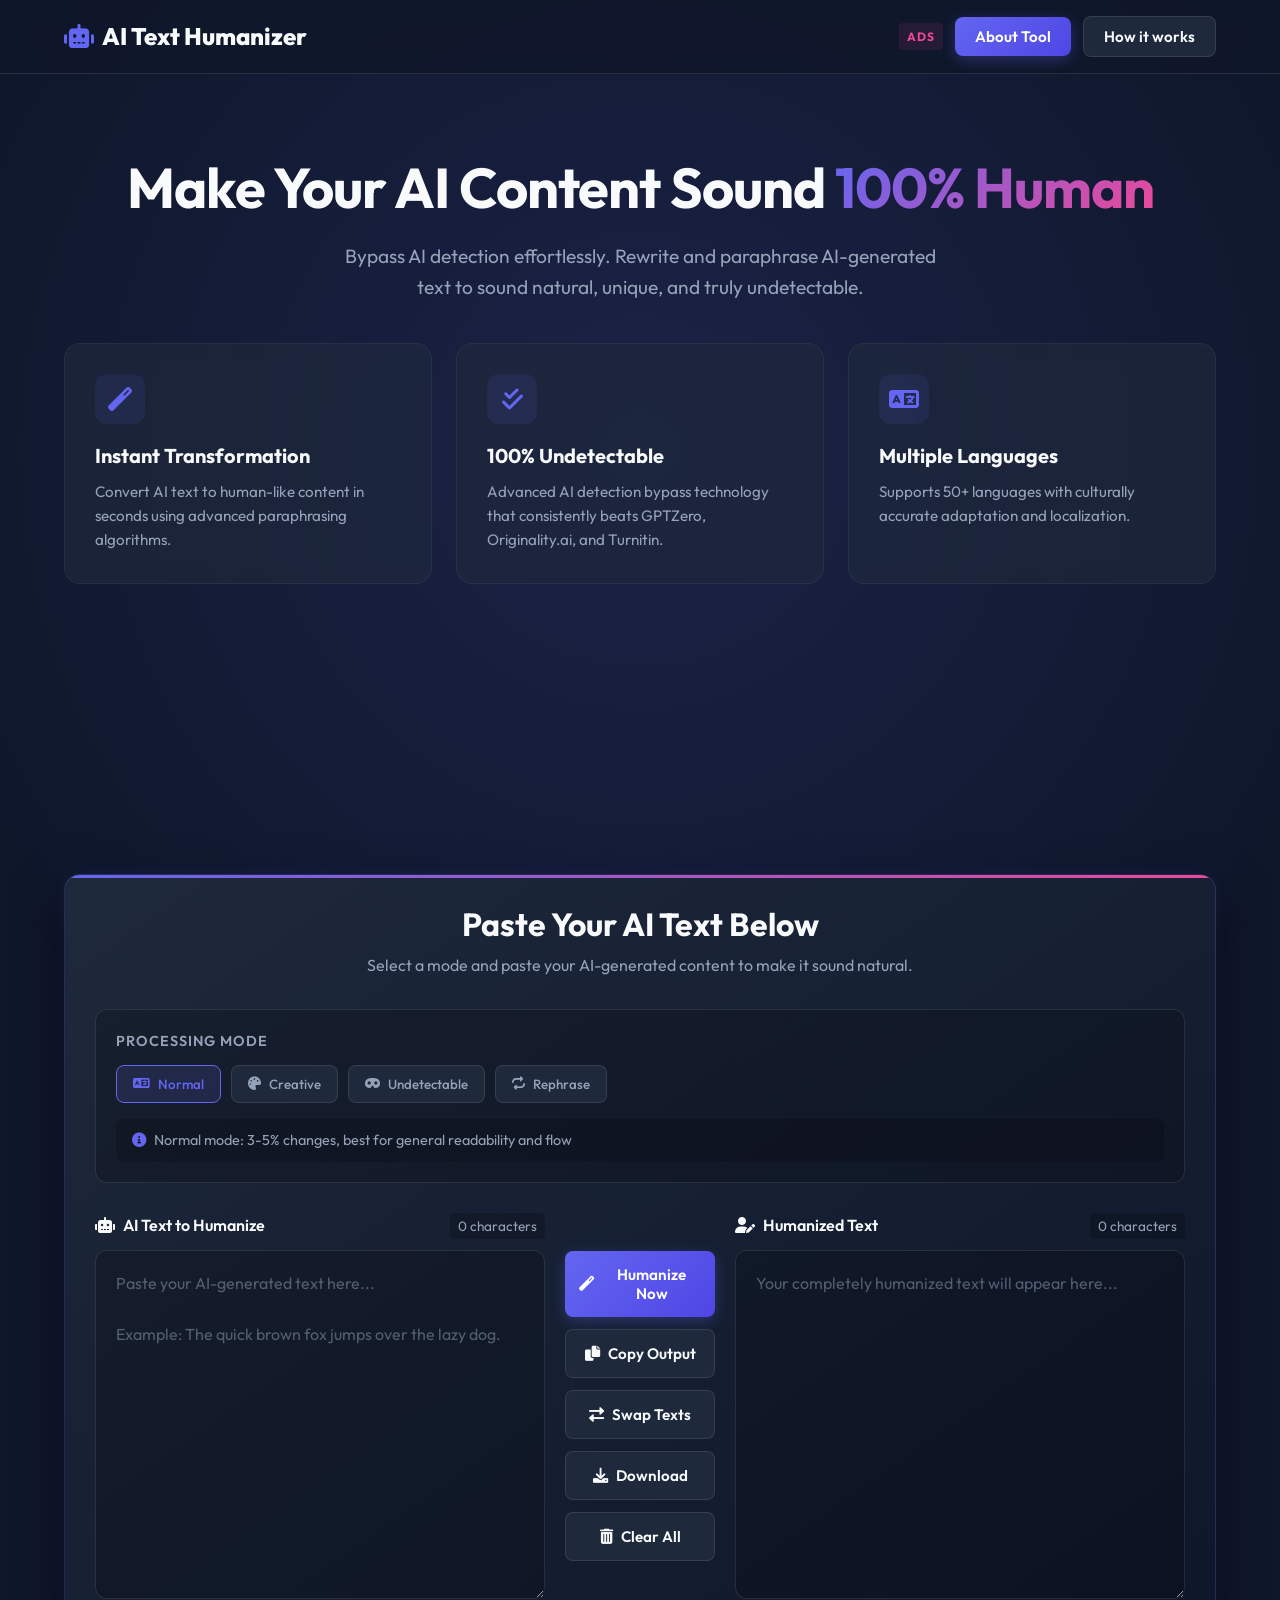
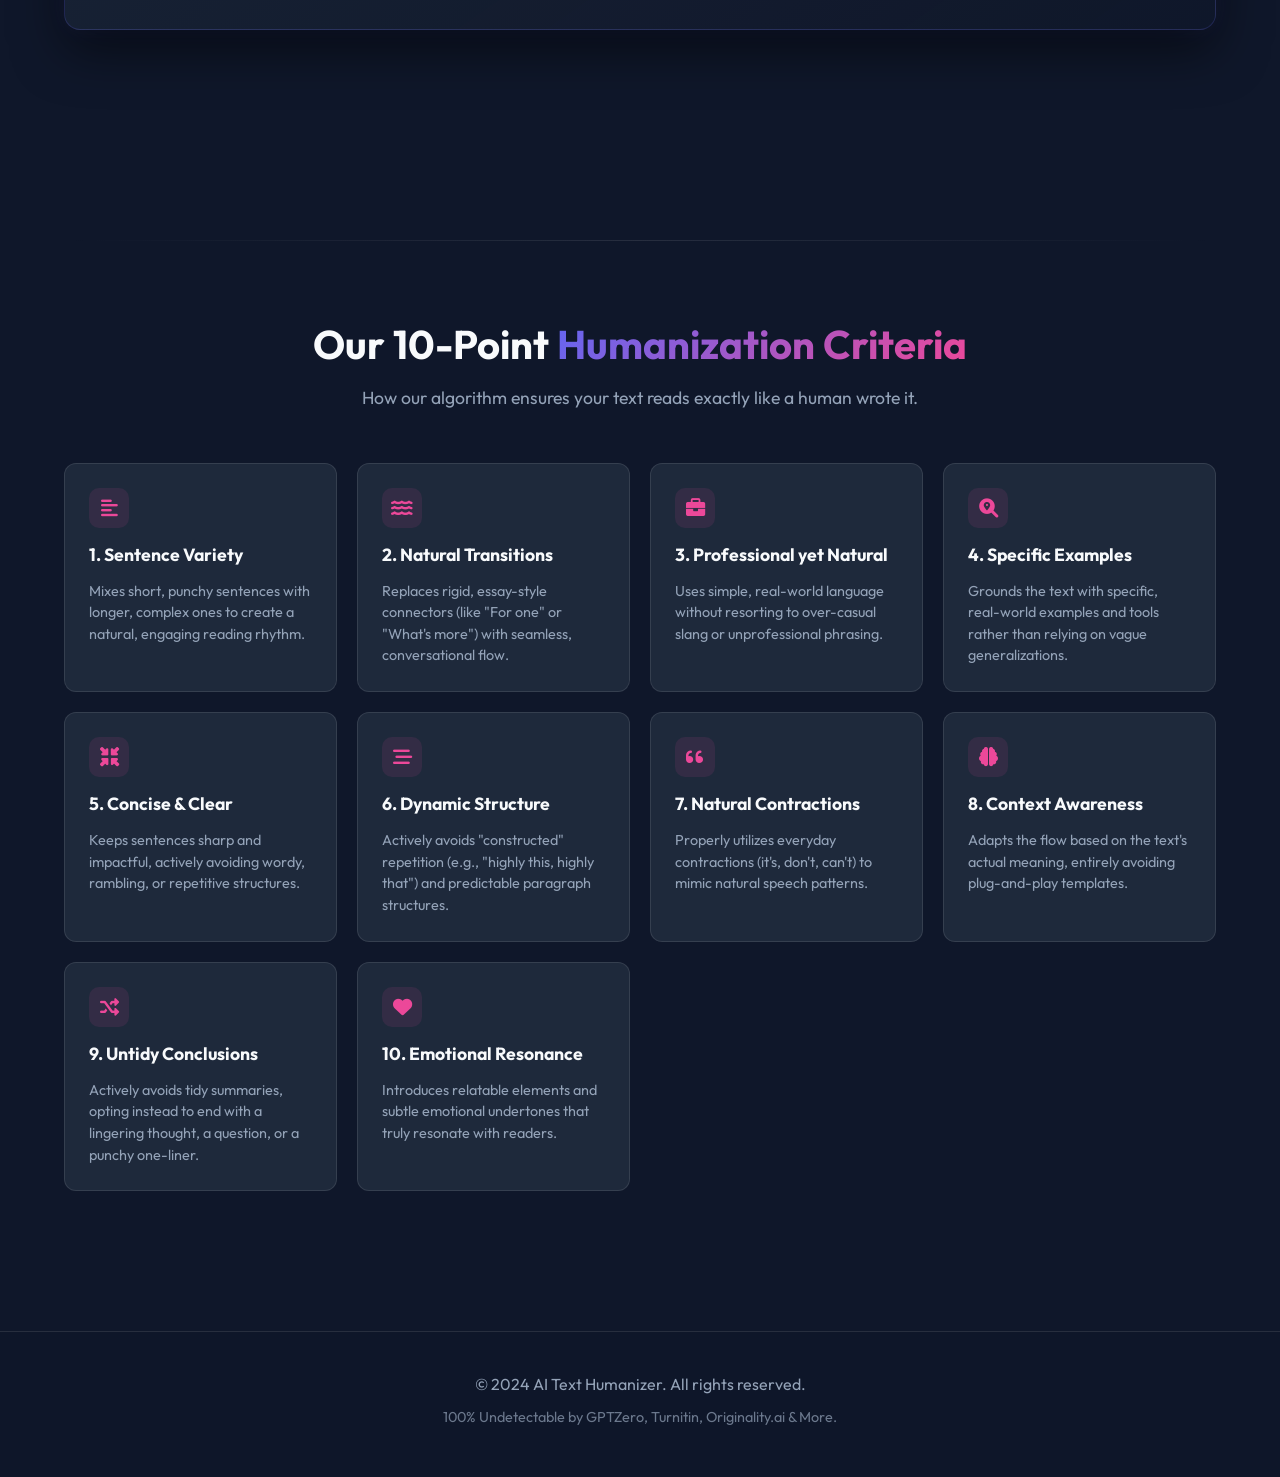
<file: index.html>
<!DOCTYPE html>
<html lang="en">

<head>
    <meta charset="UTF-8">
    <meta name="viewport" content="width=device-width, initial-scale=1.0">
    <title>AI Text Humanizer - Best AI Wrapper Detector Bypass Tool</title>
    <meta name="description"
        content="Best AI Text Humanizer | 100% Bypass AI Detection | Rewrite & paraphrase AI content to sound natural and human.">
    <meta name="keywords"
        content="AI Text Humanizer, Humanize AI Text, Bypass AI Detection, Anti AI Detector, AI Paraphraser, AI Rewriter, Make AI Writing Human, Humanize AI Content">
    <link rel="stylesheet" href="https://cdnjs.cloudflare.com/ajax/libs/font-awesome/6.0.0-beta3/css/all.min.css">
    <link rel="stylesheet" href="styles.css">

    <script async src="https://pagead2.googlesyndication.com/pagead/js/adsbygoogle.js?client=ca-pub-6233763571074440"
        crossorigin="anonymous"></script>
</head>

<body>

    <header>
        <div class="container">
            <div class="logo">
                <i class="fas fa-robot"></i> AI Text Humanizer
            </div>
            <div class="header-actions">
                <div class="ads-badge">ADS</div>
                <button class="btn btn-primary" onclick="openModal('about')">About Tool</button>
                <button class="btn btn-secondary" onclick="openModal('how-to')">How it works</button>
            </div>
        </div>
    </header>

    <main class="container">
        <section class="hero">
            <h1>Make Your AI Content Sound <span class="gradient-text">100% Human</span></h1>
            <p class="subtitle">Bypass AI detection effortlessly. Rewrite and paraphrase AI-generated text to sound
                natural, unique, and truly undetectable.</p>

            <div class="features-grid">
                <div class="feature-card">
                    <div class="feature-icon-wrapper">
                        <i class="fas fa-magic"></i>
                    </div>
                    <h3>Instant Transformation</h3>
                    <p>Convert AI text to human-like content in seconds using advanced paraphrasing algorithms.</p>
                </div>
                <div class="feature-card">
                    <div class="feature-icon-wrapper">
                        <i class="fas fa-check-double"></i>
                    </div>
                    <h3>100% Undetectable</h3>
                    <p>Advanced AI detection bypass technology that consistently beats GPTZero, Originality.ai, and Turnitin.</p>
                </div>
                <div class="feature-card">
                    <div class="feature-icon-wrapper">
                        <i class="fas fa-language"></i>
                    </div>
                    <h3>Multiple Languages</h3>
                    <p>Supports 50+ languages with culturally accurate adaptation and localization.</p>
                </div>
            </div>
        </section>

        <div class="ads-container">
            <ins class="adsbygoogle" style="display:block" data-ad-client="ca-pub-6233763571074440"
                data-ad-slot="4727138845" data-ad-format="auto" data-full-width-responsive="true"></ins>
            <script>
                (adsbygoogle = window.adsbygoogle || []).push({});
            </script>
        </div>

        <section class="tool-section">
            <div class="tool-card">
                <div class="tool-header">
                    <h2>Paste Your AI Text Below</h2>
                    <p class="subtitle" style="margin-top: 10px; color: var(--text-secondary);">Select a mode and paste your AI-generated content to make it sound natural.</p>
                </div>


                <div class="control-panel">
                    <label class="mode-label">Processing Mode</label>
                    <div class="mode-selector">
                        <button class="mode-btn active" onclick="setMode('normal')">
                            <i class="fas fa-language"></i> Normal
                        </button>
                        <button class="mode-btn" onclick="setMode('creative')">
                            <i class="fas fa-palette"></i> Creative
                        </button>
                        <button class="mode-btn" onclick="setMode('undetectable')">
                            <i class="fas fa-mask"></i> Undetectable
                        </button>
                        <button class="mode-btn" onclick="setMode('rephrase')">
                            <i class="fas fa-repeat"></i> Rephrase
                        </button>
                    </div>

                    <div class="mode-info">
                        <i class="fas fa-info-circle"></i>
                        <span id="modeText">Normal mode: 3-5% changes, best for general readability and flow</span>
                    </div>
                </div>

                <div class="text-areas">
                    <div class="text-group">
                        <div class="text-group-header">
                            <label><i class="fas fa-robot"></i> AI Text to Humanize</label>
                            <div>
                                <span class="ai-score" id="inputAiScoreDisplay" style="display: none; margin-right: 10px;">-</span>
                                <span class="char-count" id="inputCharCount">0 characters</span>
                            </div>
                        </div>
                        <textarea id="inputText"
                            placeholder="Paste your AI-generated text here...&#10;&#10;Example: The quick brown fox jumps over the lazy dog."
                            rows="12" oninput="updateInputCount()"></textarea>
                    </div>

                    <div class="action-buttons">
                        <button class="btn btn-primary" onclick="processText()" id="processBtn" title="Convert AI text to human-like text">
                            <i class="fas fa-magic"></i> Humanize Now
                        </button>
                        <button class="btn btn-secondary" onclick="copyToClipboard('outputText')" title="Copy humanized text to clipboard">
                            <i class="fas fa-copy"></i> Copy Output
                        </button>
                        <button class="btn btn-secondary" onclick="swapTexts()" title="Swap input and output text">
                            <i class="fas fa-exchange-alt"></i> Swap Texts
                        </button>
                        <button class="btn btn-secondary" onclick="downloadText()" title="Download output as .txt file">
                            <i class="fas fa-download"></i> Download
                        </button>
                        <button class="btn btn-secondary" onclick="clearTexts()" title="Clear both text areas">
                            <i class="fas fa-trash-alt"></i> Clear All
                        </button>
                    </div>

                    <div class="text-group">
                        <div class="text-group-header">
                            <label><i class="fas fa-user-edit"></i> Humanized Text</label>
                            <div>
                                <span class="ai-score" id="aiScoreDisplay" style="display: none; margin-right: 10px;">AI Score: -</span>
                                <span class="char-count" id="outputCharCount">0 characters</span>
                            </div>
                        </div>
                        <textarea id="outputText" placeholder="Your completely humanized text will appear here..." rows="12" readonly></textarea>
                    </div>
                </div>
            </div>
        </section>
        
        <div class="ads-container">
            <ins class="adsbygoogle" style="display:block" data-ad-client="ca-pub-6233763571074440"
                data-ad-slot="4727138845" data-ad-format="auto" data-full-width-responsive="true"></ins>
            <script>
                (adsbygoogle = window.adsbygoogle || []).push({});
            </script>
        </div>

        <section class="criteria-section">
            <div class="section-header">
                <h2>Our 10-Point <span class="gradient-text">Humanization Criteria</span></h2>
                <p class="subtitle" style="color: var(--text-secondary); font-size: 1.1rem;">How our algorithm ensures your text reads exactly like a human wrote it.</p>
            </div>
            
            <div class="criteria-grid">
                <div class="criteria-card">
                    <div class="criteria-icon"><i class="fas fa-align-left"></i></div>
                    <h4>1. Sentence Variety</h4>
                    <p>Mixes short, punchy sentences with longer, complex ones to create a natural, engaging reading rhythm.</p>
                </div>
                <div class="criteria-card">
                    <div class="criteria-icon"><i class="fas fa-water"></i></div>
                    <h4>2. Natural Transitions</h4>
                    <p>Replaces rigid, essay-style connectors (like "For one" or "What's more") with seamless, conversational flow.</p>
                </div>
                <div class="criteria-card">
                    <div class="criteria-icon"><i class="fas fa-briefcase"></i></div>
                    <h4>3. Professional yet Natural</h4>
                    <p>Uses simple, real-world language without resorting to over-casual slang or unprofessional phrasing.</p>
                </div>
                <div class="criteria-card">
                    <div class="criteria-icon"><i class="fas fa-search-location"></i></div>
                    <h4>4. Specific Examples</h4>
                    <p>Grounds the text with specific, real-world examples and tools rather than relying on vague generalizations.</p>
                </div>
                <div class="criteria-card">
                    <div class="criteria-icon"><i class="fas fa-compress-arrows-alt"></i></div>
                    <h4>5. Concise & Clear</h4>
                    <p>Keeps sentences sharp and impactful, actively avoiding wordy, rambling, or repetitive structures.</p>
                </div>
                <div class="criteria-card">
                    <div class="criteria-icon"><i class="fas fa-stream"></i></div>
                    <h4>6. Dynamic Structure</h4>
                    <p>Actively avoids "constructed" repetition (e.g., "highly this, highly that") and predictable paragraph structures.</p>
                </div>
                <div class="criteria-card">
                    <div class="criteria-icon"><i class="fas fa-quote-left"></i></div>
                    <h4>7. Natural Contractions</h4>
                    <p>Properly utilizes everyday contractions (it's, don't, can't) to mimic natural speech patterns.</p>
                </div>
                <div class="criteria-card">
                    <div class="criteria-icon"><i class="fas fa-brain"></i></div>
                    <h4>8. Context Awareness</h4>
                    <p>Adapts the flow based on the text's actual meaning, entirely avoiding plug-and-play templates.</p>
                </div>
                <div class="criteria-card">
                    <div class="criteria-icon"><i class="fas fa-random"></i></div>
                    <h4>9. Untidy Conclusions</h4>
                    <p>Actively avoids tidy summaries, opting instead to end with a lingering thought, a question, or a punchy one-liner.</p>
                </div>
                <div class="criteria-card">
                    <div class="criteria-icon"><i class="fas fa-heart"></i></div>
                    <h4>10. Emotional Resonance</h4>
                    <p>Introduces relatable elements and subtle emotional undertones that truly resonate with readers.</p>
                </div>
            </div>
        </section>
    </main>

    <footer>
        <div class="container">
            <p>&copy; 2024 AI Text Humanizer. All rights reserved.</p>
            <p style="font-size: 0.9rem; opacity: 0.7;">100% Undetectable by GPTZero, Turnitin, Originality.ai & More.</p>
        </div>
    </footer>

    <!-- Modal Layout -->
    <div class="modal-overlay" id="modalOverlay">
        <div class="modal-content">
            <button class="close-modal" onclick="closeModal()"><i class="fas fa-times"></i></button>
            <h3 id="modalTitle">Modal Title</h3>
            <div id="modalBody">
                Modal content goes here.
            </div>
        </div>
    </div>

    <!-- External Script -->
    <script src="script.js"></script>
</body>
</html>
</file>
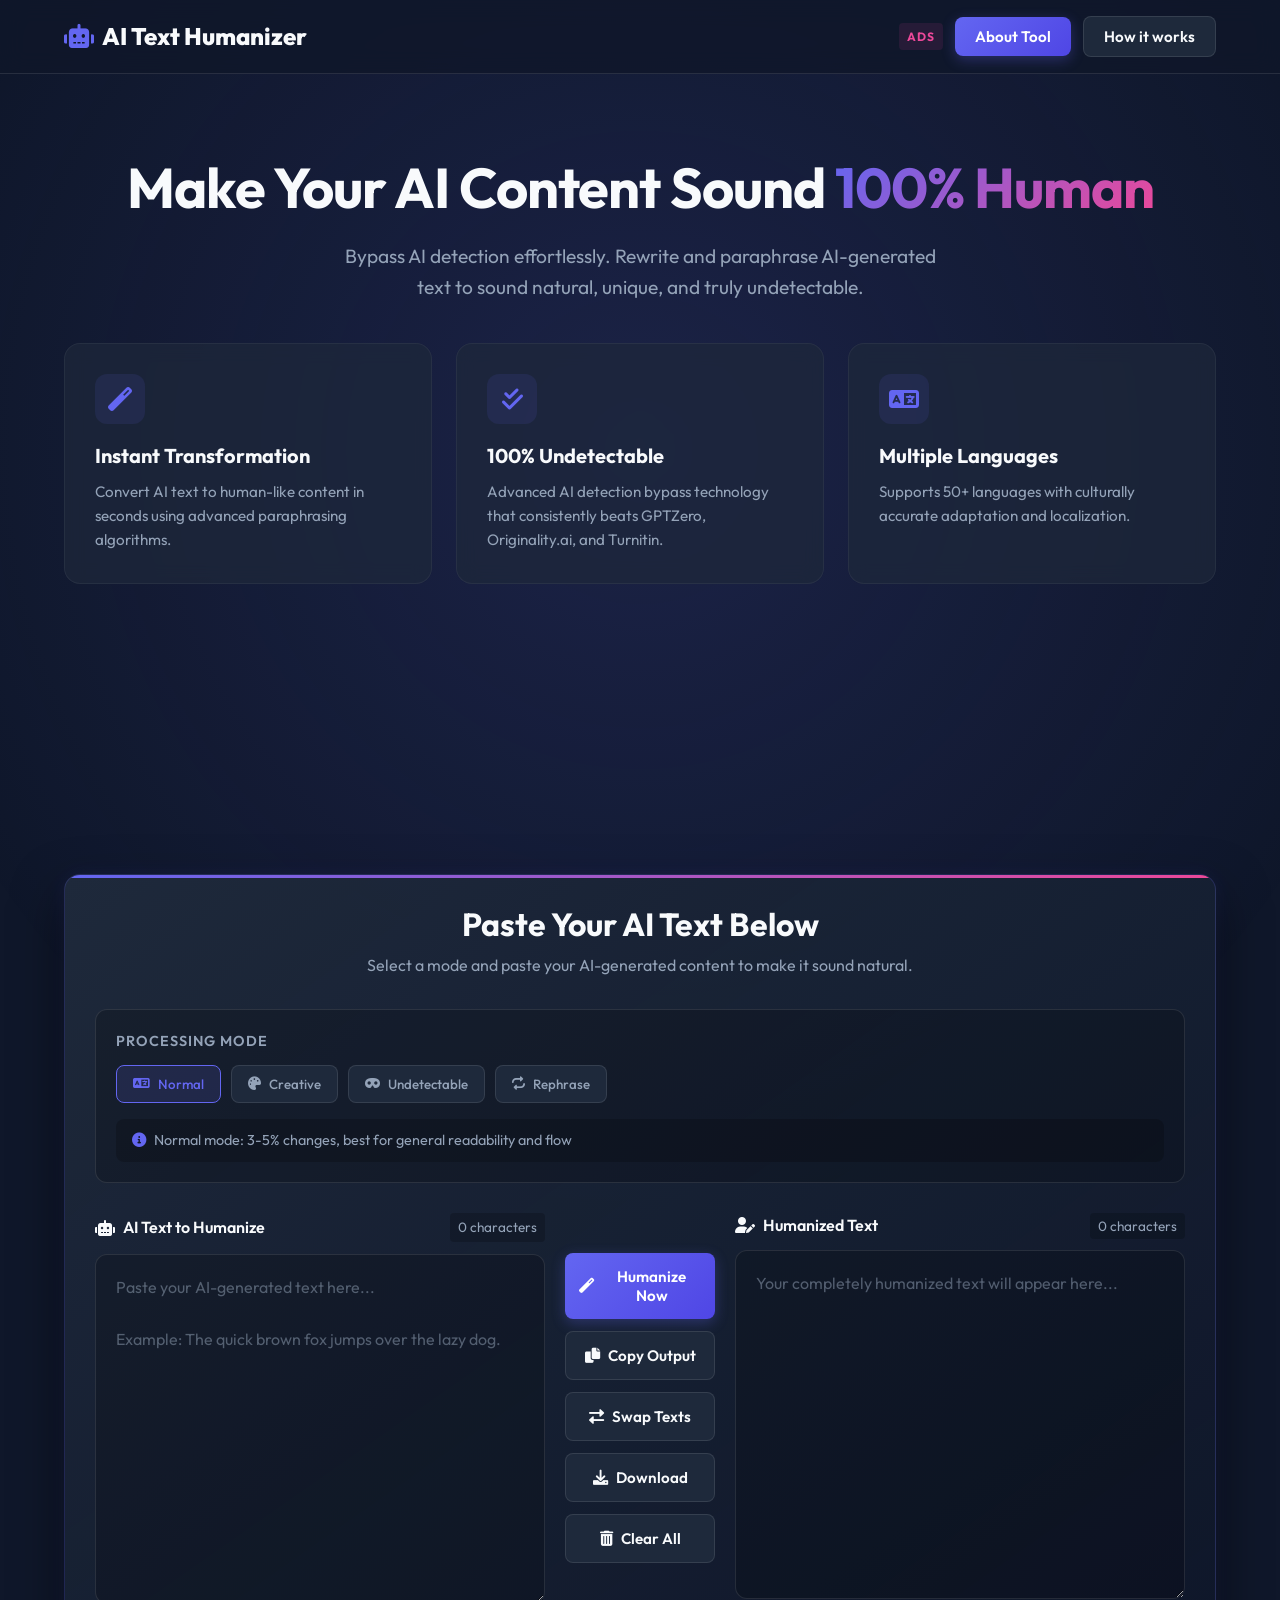
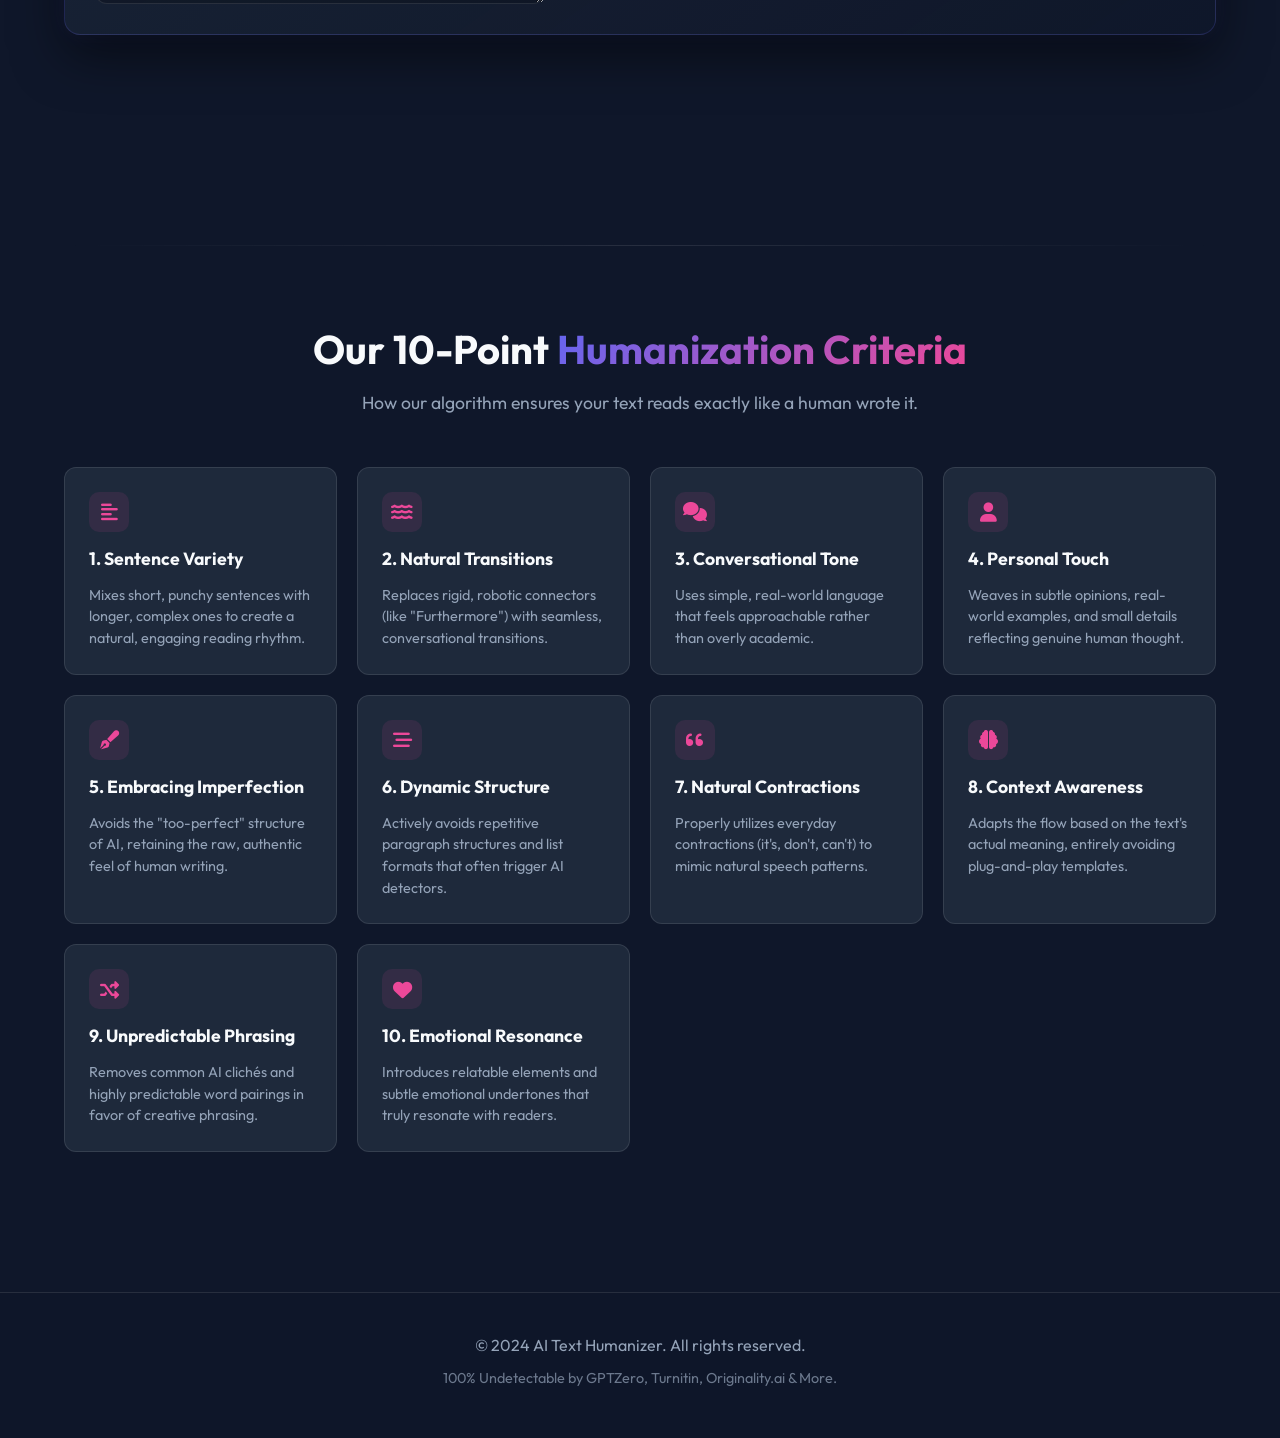
<file: humanizer.html>
<!DOCTYPE html>
<html lang="en">

<head>
    <meta charset="UTF-8">
    <meta name="viewport" content="width=device-width, initial-scale=1.0">
    <title>AI Text Humanizer - Best AI Wrapper Detector Bypass Tool</title>
    <meta name="description"
        content="Best AI Text Humanizer | 100% Bypass AI Detection | Rewrite & paraphrase AI content to sound natural and human.">
    <meta name="keywords"
        content="AI Text Humanizer, Humanize AI Text, Bypass AI Detection, Anti AI Detector, AI Paraphraser, AI Rewriter, Make AI Writing Human, Humanize AI Content">
    <link rel="stylesheet" href="https://cdnjs.cloudflare.com/ajax/libs/font-awesome/6.0.0-beta3/css/all.min.css">
    <link rel="stylesheet" href="styles.css">

    <script async src="https://pagead2.googlesyndication.com/pagead/js/adsbygoogle.js?client=ca-pub-6233763571074440"
        crossorigin="anonymous"></script>
</head>

<body>

    <header>
        <div class="container">
            <div class="logo">
                <i class="fas fa-robot"></i> AI Text Humanizer
            </div>
            <div class="header-actions">
                <div class="ads-badge">ADS</div>
                <button class="btn btn-primary" onclick="openModal('about')">About Tool</button>
                <button class="btn btn-secondary" onclick="openModal('how-to')">How it works</button>
            </div>
        </div>
    </header>

    <main class="container">
        <section class="hero">
            <h1>Make Your AI Content Sound <span class="gradient-text">100% Human</span></h1>
            <p class="subtitle">Bypass AI detection effortlessly. Rewrite and paraphrase AI-generated text to sound
                natural, unique, and truly undetectable.</p>

            <div class="features-grid">
                <div class="feature-card">
                    <div class="feature-icon-wrapper">
                        <i class="fas fa-magic"></i>
                    </div>
                    <h3>Instant Transformation</h3>
                    <p>Convert AI text to human-like content in seconds using advanced paraphrasing algorithms.</p>
                </div>
                <div class="feature-card">
                    <div class="feature-icon-wrapper">
                        <i class="fas fa-check-double"></i>
                    </div>
                    <h3>100% Undetectable</h3>
                    <p>Advanced AI detection bypass technology that consistently beats GPTZero, Originality.ai, and Turnitin.</p>
                </div>
                <div class="feature-card">
                    <div class="feature-icon-wrapper">
                        <i class="fas fa-language"></i>
                    </div>
                    <h3>Multiple Languages</h3>
                    <p>Supports 50+ languages with culturally accurate adaptation and localization.</p>
                </div>
            </div>
        </section>

        <div class="ads-container">
            <ins class="adsbygoogle" style="display:block" data-ad-client="ca-pub-6233763571074440"
                data-ad-slot="4727138845" data-ad-format="auto" data-full-width-responsive="true"></ins>
            <script>
                (adsbygoogle = window.adsbygoogle || []).push({});
            </script>
        </div>

        <section class="tool-section">
            <div class="tool-card">
                <div class="tool-header">
                    <h2>Paste Your AI Text Below</h2>
                    <p class="subtitle" style="margin-top: 10px; color: var(--text-secondary);">Select a mode and paste your AI-generated content to make it sound natural.</p>
                </div>

                <div class="control-panel">
                    <label class="mode-label">Processing Mode</label>
                    <div class="mode-selector">
                        <button class="mode-btn active" onclick="setMode('normal')">
                            <i class="fas fa-language"></i> Normal
                        </button>
                        <button class="mode-btn" onclick="setMode('creative')">
                            <i class="fas fa-palette"></i> Creative
                        </button>
                        <button class="mode-btn" onclick="setMode('undetectable')">
                            <i class="fas fa-mask"></i> Undetectable
                        </button>
                        <button class="mode-btn" onclick="setMode('rephrase')">
                            <i class="fas fa-repeat"></i> Rephrase
                        </button>
                    </div>

                    <div class="mode-info">
                        <i class="fas fa-info-circle"></i>
                        <span id="modeText">Normal mode: 3-5% changes, best for general readability and flow</span>
                    </div>
                </div>

                <div class="text-areas">
                    <div class="text-group">
                        <div class="text-group-header">
                            <label><i class="fas fa-robot"></i> AI Text to Humanize</label>
                            <span class="char-count" id="inputCharCount">0 characters</span>
                        </div>
                        <textarea id="inputText"
                            placeholder="Paste your AI-generated text here...&#10;&#10;Example: The quick brown fox jumps over the lazy dog."
                            rows="12" oninput="updateInputCount()"></textarea>
                    </div>

                    <div class="action-buttons">
                        <button class="btn btn-primary" onclick="processText()" id="processBtn" title="Convert AI text to human-like text">
                            <i class="fas fa-magic"></i> Humanize Now
                        </button>
                        <button class="btn btn-secondary" onclick="copyToClipboard('outputText')" title="Copy humanized text to clipboard">
                            <i class="fas fa-copy"></i> Copy Output
                        </button>
                        <button class="btn btn-secondary" onclick="swapTexts()" title="Swap input and output text">
                            <i class="fas fa-exchange-alt"></i> Swap Texts
                        </button>
                        <button class="btn btn-secondary" onclick="downloadText()" title="Download output as .txt file">
                            <i class="fas fa-download"></i> Download
                        </button>
                        <button class="btn btn-secondary" onclick="clearTexts()" title="Clear both text areas">
                            <i class="fas fa-trash-alt"></i> Clear All
                        </button>
                    </div>

                    <div class="text-group">
                        <div class="text-group-header">
                            <label><i class="fas fa-user-edit"></i> Humanized Text</label>
                            <div>
                                <span class="ai-score" id="aiScoreDisplay" style="display: none; margin-right: 10px;">AI Score: -</span>
                                <span class="char-count" id="outputCharCount">0 characters</span>
                            </div>
                        </div>
                        <textarea id="outputText" placeholder="Your completely humanized text will appear here..." rows="12" readonly></textarea>
                    </div>
                </div>
            </div>
        </section>
        
        <div class="ads-container">
            <ins class="adsbygoogle" style="display:block" data-ad-client="ca-pub-6233763571074440"
                data-ad-slot="4727138845" data-ad-format="auto" data-full-width-responsive="true"></ins>
            <script>
                (adsbygoogle = window.adsbygoogle || []).push({});
            </script>
        </div>

        <section class="criteria-section">
            <div class="section-header">
                <h2>Our 10-Point <span class="gradient-text">Humanization Criteria</span></h2>
                <p class="subtitle" style="color: var(--text-secondary); font-size: 1.1rem;">How our algorithm ensures your text reads exactly like a human wrote it.</p>
            </div>
            
            <div class="criteria-grid">
                <div class="criteria-card">
                    <div class="criteria-icon"><i class="fas fa-align-left"></i></div>
                    <h4>1. Sentence Variety</h4>
                    <p>Mixes short, punchy sentences with longer, complex ones to create a natural, engaging reading rhythm.</p>
                </div>
                <div class="criteria-card">
                    <div class="criteria-icon"><i class="fas fa-water"></i></div>
                    <h4>2. Natural Transitions</h4>
                    <p>Replaces rigid, robotic connectors (like "Furthermore") with seamless, conversational transitions.</p>
                </div>
                <div class="criteria-card">
                    <div class="criteria-icon"><i class="fas fa-comments"></i></div>
                    <h4>3. Conversational Tone</h4>
                    <p>Uses simple, real-world language that feels approachable rather than overly academic.</p>
                </div>
                <div class="criteria-card">
                    <div class="criteria-icon"><i class="fas fa-user"></i></div>
                    <h4>4. Personal Touch</h4>
                    <p>Weaves in subtle opinions, real-world examples, and small details reflecting genuine human thought.</p>
                </div>
                <div class="criteria-card">
                    <div class="criteria-icon"><i class="fas fa-pen-fancy"></i></div>
                    <h4>5. Embracing Imperfection</h4>
                    <p>Avoids the "too-perfect" structure of AI, retaining the raw, authentic feel of human writing.</p>
                </div>
                <div class="criteria-card">
                    <div class="criteria-icon"><i class="fas fa-stream"></i></div>
                    <h4>6. Dynamic Structure</h4>
                    <p>Actively avoids repetitive paragraph structures and list formats that often trigger AI detectors.</p>
                </div>
                <div class="criteria-card">
                    <div class="criteria-icon"><i class="fas fa-quote-left"></i></div>
                    <h4>7. Natural Contractions</h4>
                    <p>Properly utilizes everyday contractions (it's, don't, can't) to mimic natural speech patterns.</p>
                </div>
                <div class="criteria-card">
                    <div class="criteria-icon"><i class="fas fa-brain"></i></div>
                    <h4>8. Context Awareness</h4>
                    <p>Adapts the flow based on the text's actual meaning, entirely avoiding plug-and-play templates.</p>
                </div>
                <div class="criteria-card">
                    <div class="criteria-icon"><i class="fas fa-random"></i></div>
                    <h4>9. Unpredictable Phrasing</h4>
                    <p>Removes common AI clichés and highly predictable word pairings in favor of creative phrasing.</p>
                </div>
                <div class="criteria-card">
                    <div class="criteria-icon"><i class="fas fa-heart"></i></div>
                    <h4>10. Emotional Resonance</h4>
                    <p>Introduces relatable elements and subtle emotional undertones that truly resonate with readers.</p>
                </div>
            </div>
        </section>
    </main>

    <footer>
        <div class="container">
            <p>&copy; 2024 AI Text Humanizer. All rights reserved.</p>
            <p style="font-size: 0.9rem; opacity: 0.7;">100% Undetectable by GPTZero, Turnitin, Originality.ai & More.</p>
        </div>
    </footer>

    <!-- Modal Layout -->
    <div class="modal-overlay" id="modalOverlay">
        <div class="modal-content">
            <button class="close-modal" onclick="closeModal()"><i class="fas fa-times"></i></button>
            <h3 id="modalTitle">Modal Title</h3>
            <div id="modalBody">
                Modal content goes here.
            </div>
        </div>
    </div>

    <!-- External Script -->
    <script src="script.js"></script>
</body>
</html>
</file>
<file: styles.css>
@import url('https://fonts.googleapis.com/css2?family=Outfit:wght@300;400;500;600;700;800&display=swap');

:root {
    --primary: #6366f1; /* Indigo */
    --primary-hover: #4f46e5;
    --secondary: #ec4899; /* Pink */
    --bg-color: #0f172a; /* Slate 900 */
    --surface-color: #1e293b; /* Slate 800 */
    --surface-hover: #334155;
    --text-primary: #f8fafc;
    --text-secondary: #94a3b8;
    --border-color: rgba(255, 255, 255, 0.1);
    --glass-bg: rgba(30, 41, 59, 0.7);
    --glass-border: rgba(255, 255, 255, 0.05);
    --radius-lg: 16px;
    --radius-md: 12px;
    --radius-sm: 8px;
    --transition: all 0.3s cubic-bezier(0.4, 0, 0.2, 1);
}

* {
    margin: 0;
    padding: 0;
    box-sizing: border-box;
}

body {
    font-family: 'Outfit', sans-serif;
    background-color: var(--bg-color);
    color: var(--text-primary);
    line-height: 1.6;
    overflow-x: hidden;
}

body::before {
    content: '';
    position: fixed;
    top: -50%;
    left: -50%;
    width: 200%;
    height: 200%;
    background: radial-gradient(circle at 50% 50%, rgba(99, 102, 241, 0.15) 0%, rgba(15, 23, 42, 0) 50%);
    z-index: -1;
    pointer-events: none;
}

.container {
    max-width: 1200px;
    margin: 0 auto;
    padding: 0 24px;
}

/* Typography */
h1, h2, h3, h4 {
    font-weight: 700;
    line-height: 1.2;
}

.gradient-text {
    background: linear-gradient(135deg, var(--primary), var(--secondary));
    -webkit-background-clip: text;
    -webkit-text-fill-color: transparent;
    background-clip: text;
}

/* Header */
header {
    background: rgba(15, 23, 42, 0.8);
    backdrop-filter: blur(12px);
    border-bottom: 1px solid var(--border-color);
    padding: 16px 0;
    position: sticky;
    top: 0;
    z-index: 100;
}

header .container {
    display: flex;
    justify-content: space-between;
    align-items: center;
}

.logo {
    font-size: 1.5rem;
    font-weight: 800;
    display: flex;
    align-items: center;
    gap: 8px;
}

.logo i {
    color: var(--primary);
}

.header-actions {
    display: flex;
    gap: 12px;
    align-items: center;
}

.ads-badge {
    background: rgba(236, 72, 153, 0.1);
    color: var(--secondary);
    padding: 4px 8px;
    border-radius: 4px;
    font-size: 0.75rem;
    font-weight: 700;
    text-transform: uppercase;
    letter-spacing: 1px;
}

/* Buttons */
.btn {
    padding: 10px 20px;
    border: none;
    border-radius: var(--radius-sm);
    font-family: inherit;
    font-weight: 600;
    font-size: 0.95rem;
    cursor: pointer;
    transition: var(--transition);
    display: flex;
    align-items: center;
    justify-content: center;
    gap: 8px;
}

.btn-primary {
    background: linear-gradient(135deg, var(--primary), var(--primary-hover));
    color: white;
    box-shadow: 0 4px 14px rgba(99, 102, 241, 0.3);
}

.btn-primary:hover {
    transform: translateY(-2px);
    box-shadow: 0 6px 20px rgba(99, 102, 241, 0.4);
}

.btn-secondary {
    background: var(--surface-color);
    color: var(--text-primary);
    border: 1px solid var(--border-color);
}

.btn-secondary:hover {
    background: var(--surface-hover);
    border-color: rgba(255, 255, 255, 0.2);
}

/* Hero Section */
.hero {
    text-align: center;
    padding: 80px 0 60px;
}

.hero h1 {
    font-size: 3.5rem;
    margin-bottom: 20px;
    letter-spacing: -1px;
}

.hero .subtitle {
    font-size: 1.2rem;
    color: var(--text-secondary);
    max-width: 600px;
    margin: 0 auto 40px;
}

/* Features Grid */
.features-grid {
    display: grid;
    grid-template-columns: repeat(auto-fit, minmax(300px, 1fr));
    gap: 24px;
    margin-bottom: 60px;
}

.feature-card {
    background: var(--glass-bg);
    backdrop-filter: blur(10px);
    border: 1px solid var(--glass-border);
    padding: 30px;
    border-radius: var(--radius-lg);
    text-align: left;
    transition: var(--transition);
}

.feature-card:hover {
    transform: translateY(-5px);
    border-color: rgba(99, 102, 241, 0.3);
    box-shadow: 0 10px 30px rgba(0, 0, 0, 0.2);
}

.feature-icon-wrapper {
    width: 50px;
    height: 50px;
    background: rgba(99, 102, 241, 0.1);
    border-radius: 12px;
    display: flex;
    align-items: center;
    justify-content: center;
    margin-bottom: 20px;
}

.feature-card i {
    font-size: 1.5rem;
    color: var(--primary);
}

.feature-card h3 {
    font-size: 1.25rem;
    margin-bottom: 12px;
}

.feature-card p {
    color: var(--text-secondary);
    font-size: 0.95rem;
}

/* Tool Section */
.tool-section {
    margin-bottom: 80px;
}

.tool-card {
    background: linear-gradient(145deg, var(--surface-color), rgba(15, 23, 42, 0.9));
    border: 1px solid rgba(99, 102, 241, 0.2);
    padding: 30px;
    border-radius: var(--radius-lg);
    box-shadow: 0 20px 50px rgba(0, 0, 0, 0.5), 0 0 20px rgba(99, 102, 241, 0.1);
    position: relative;
    overflow: hidden;
}

.tool-card::before {
    content: '';
    position: absolute;
    top: 0;
    left: 0;
    right: 0;
    height: 3px;
    background: linear-gradient(90deg, var(--primary), var(--secondary));
}

.tool-header {
    text-align: center;
    margin-bottom: 30px;
}

.tool-header h2 {
    font-size: 2rem;
    margin-bottom: 8px;
}

/* Control Panel */
.control-panel {
    background: rgba(0, 0, 0, 0.2);
    border: 1px solid var(--border-color);
    padding: 20px;
    border-radius: var(--radius-md);
    margin-bottom: 30px;
}

.mode-label {
    display: block;
    font-weight: 600;
    margin-bottom: 12px;
    color: var(--text-secondary);
    font-size: 0.9rem;
    text-transform: uppercase;
    letter-spacing: 1px;
}

.mode-selector {
    display: flex;
    gap: 10px;
    flex-wrap: wrap;
}

.mode-btn {
    padding: 10px 16px;
    background: var(--surface-color);
    border: 1px solid var(--border-color);
    color: var(--text-secondary);
    border-radius: var(--radius-sm);
    cursor: pointer;
    font-family: inherit;
    font-weight: 500;
    transition: var(--transition);
    display: flex;
    align-items: center;
    gap: 8px;
}

.mode-btn:hover {
    background: var(--surface-hover);
    color: var(--text-primary);
}

.mode-btn.active {
    background: rgba(99, 102, 241, 0.15);
    border-color: var(--primary);
    color: var(--primary);
}

.mode-info {
    margin-top: 16px;
    display: flex;
    align-items: center;
    gap: 8px;
    font-size: 0.9rem;
    color: var(--text-secondary);
    background: rgba(0, 0, 0, 0.2);
    padding: 10px 16px;
    border-radius: var(--radius-sm);
}

.mode-info i {
    color: var(--primary);
}

/* Text Areas */
.text-areas {
    display: grid;
    grid-template-columns: 1fr;
    gap: 20px;
}

@media(min-width: 992px) {
    .text-areas {
        grid-template-columns: 1fr 150px 1fr;
    }
}

.text-group {
    display: flex;
    flex-direction: column;
    gap: 12px;
}

.text-group-header {
    display: flex;
    justify-content: space-between;
    align-items: center;
}

.text-group-header label {
    font-weight: 600;
    color: var(--text-primary);
    display: flex;
    align-items: center;
    gap: 8px;
}

.char-count {
    font-size: 0.85rem;
    color: var(--text-secondary);
    background: rgba(0, 0, 0, 0.2);
    padding: 4px 8px;
    border-radius: 4px;
}

textarea {
    width: 100%;
    background: rgba(0, 0, 0, 0.2);
    border: 1px solid var(--border-color);
    color: var(--text-primary);
    padding: 20px;
    border-radius: var(--radius-md);
    resize: vertical;
    font-family: inherit;
    font-size: 1rem;
    line-height: 1.6;
    transition: var(--transition);
}

textarea:focus {
    outline: none;
    border-color: var(--primary);
    box-shadow: 0 0 0 4px rgba(99, 102, 241, 0.1);
}

textarea::placeholder {
    color: rgba(148, 163, 184, 0.5);
}

.ai-score {
    padding: 4px 10px;
    border-radius: 20px;
    font-size: 0.8rem;
    font-weight: 700;
}

.ai-score-good {
    background: rgba(16, 185, 129, 0.1);
    color: #34d399;
    border: 1px solid rgba(16, 185, 129, 0.2);
    box-shadow: 0 0 10px rgba(16, 185, 129, 0.2);
}

.ai-score-bad {
    background: rgba(239, 68, 68, 0.1);
    color: #ef4444;
    border: 1px solid rgba(239, 68, 68, 0.2);
    box-shadow: 0 0 10px rgba(239, 68, 68, 0.2);
}

/* Action Buttons Middle Column */
.action-buttons {
    display: flex;
    flex-direction: column;
    justify-content: center;
    gap: 12px;
}

.action-buttons .btn {
    width: 100%;
    padding: 14px;
}

/* Criteria Section */
.criteria-section {
    padding: 80px 0;
    position: relative;
}

.criteria-section::before {
    content: '';
    position: absolute;
    top: 0;
    left: 0;
    right: 0;
    height: 1px;
    background: linear-gradient(90deg, transparent, var(--border-color), transparent);
}

.section-header {
    text-align: center;
    margin-bottom: 50px;
}

.section-header h2 {
    font-size: 2.5rem;
    margin-bottom: 16px;
}

.criteria-grid {
    display: grid;
    grid-template-columns: repeat(auto-fit, minmax(250px, 1fr));
    gap: 20px;
}

.criteria-card {
    background: var(--surface-color);
    border: 1px solid var(--border-color);
    padding: 24px;
    border-radius: var(--radius-md);
    display: flex;
    flex-direction: column;
    gap: 16px;
    transition: var(--transition);
}

.criteria-card:hover {
    transform: translateY(-3px);
    background: var(--surface-hover);
    border-color: rgba(255, 255, 255, 0.15);
}

.criteria-icon {
    width: 40px;
    height: 40px;
    background: rgba(236, 72, 153, 0.1);
    color: var(--secondary);
    border-radius: 10px;
    display: flex;
    align-items: center;
    justify-content: center;
    font-size: 1.2rem;
}

.criteria-card h4 {
    font-size: 1.1rem;
    color: var(--text-primary);
}

.criteria-card p {
    color: var(--text-secondary);
    font-size: 0.9rem;
    line-height: 1.5;
}

/* Ads Container */
.ads-container {
    margin: 40px auto;
    text-align: center;
    min-height: 90px; /* Provide standard ad height to prevent layout shift */
    display: flex;
    justify-content: center;
    align-items: center;
    width: 100%;
}

/* Footer */
footer {
    background: rgba(15, 23, 42, 0.9);
    border-top: 1px solid var(--border-color);
    padding: 40px 0;
    text-align: center;
    color: var(--text-secondary);
    margin-top: 60px;
}

footer p {
    margin-bottom: 8px;
}

/* Modals */
.modal-overlay {
    position: fixed;
    top: 0;
    left: 0;
    right: 0;
    bottom: 0;
    background: rgba(0, 0, 0, 0.7);
    backdrop-filter: blur(5px);
    display: flex;
    align-items: center;
    justify-content: center;
    z-index: 1000;
    opacity: 0;
    visibility: hidden;
    transition: var(--transition);
}

.modal-overlay.active {
    opacity: 1;
    visibility: visible;
}

.modal-content {
    background: var(--surface-color);
    border: 1px solid var(--border-color);
    padding: 30px;
    border-radius: var(--radius-lg);
    max-width: 500px;
    width: 90%;
    transform: translateY(20px);
    transition: var(--transition);
    position: relative;
}

.modal-overlay.active .modal-content {
    transform: translateY(0);
}

.close-modal {
    position: absolute;
    top: 20px;
    right: 20px;
    background: none;
    border: none;
    color: var(--text-secondary);
    font-size: 1.2rem;
    cursor: pointer;
    transition: var(--transition);
}

.close-modal:hover {
    color: white;
}

.modal-content h3 {
    font-size: 1.5rem;
    margin-bottom: 15px;
    color: var(--text-primary);
}

.modal-content p {
    color: var(--text-secondary);
    margin-bottom: 15px;
}

/* Animations */
@keyframes pulse {
    0% { opacity: 1; }
    50% { opacity: 0.5; }
    100% { opacity: 1; }
}

.processing {
    animation: pulse 1.5s cubic-bezier(0.4, 0, 0.6, 1) infinite;
}
</file>
